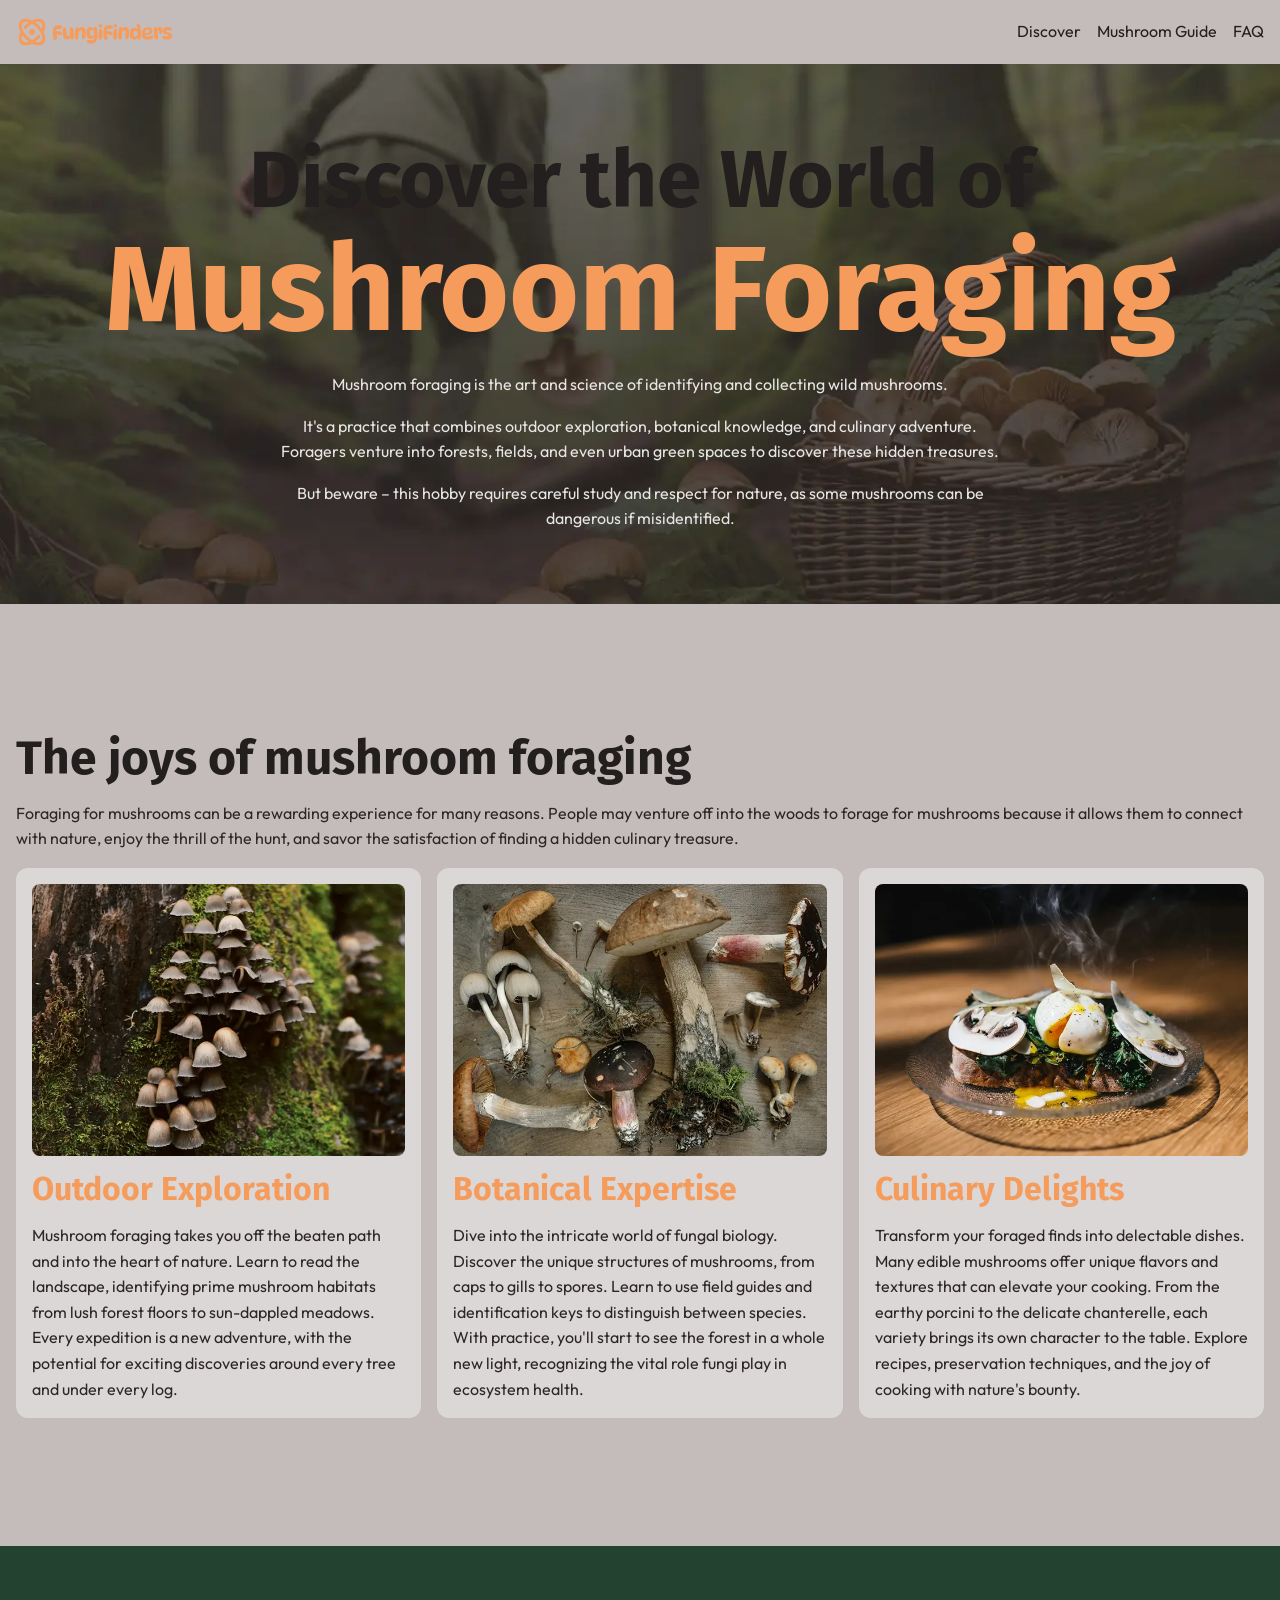
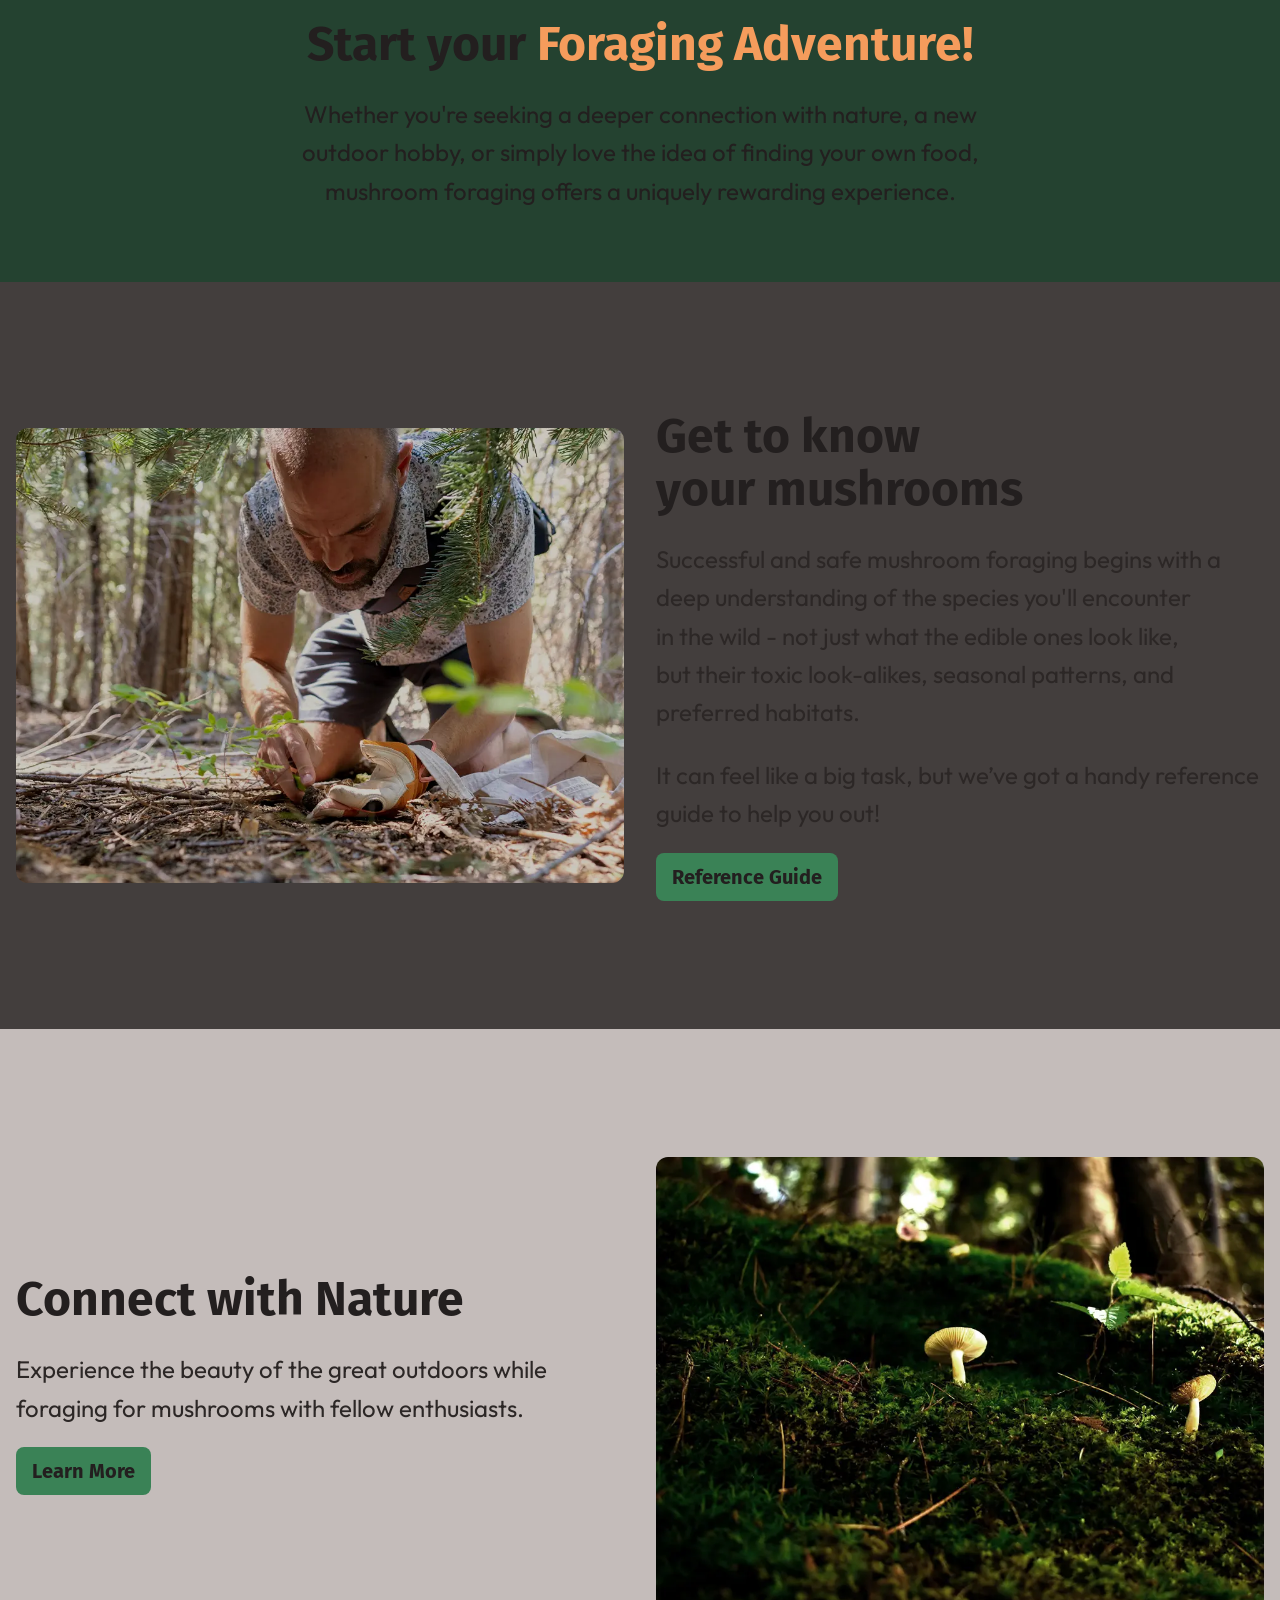
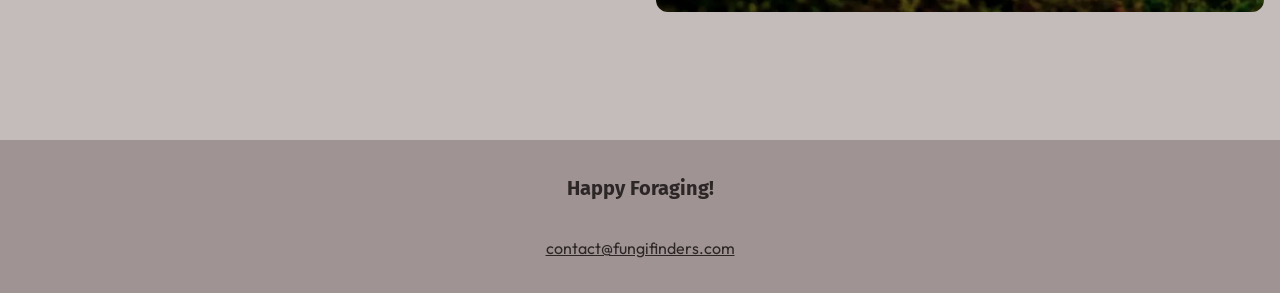
<file: index.html>
<!doctype html>
<html lang="en">
  <head>
    <meta charset="UTF-8" />
    <meta name="viewport" content="width=device-width, initial-scale=1.0" />
    <title>FungiFinders</title>
    <link rel="stylesheet" href="styles.css" />
    <link rel="preconnect" href="https://fonts.googleapis.com" />
    <link rel="preconnect" href="https://fonts.gstatic.com" crossorigin />
    <link
      href="https://fonts.googleapis.com/css2?family=Fira+Sans:wght@400;700&family=Outfit:wght@100..900&display=swap"
      rel="stylesheet"
    />
    <script src="main.js" defer></script>
  </head>
  <body>
    <a class="skip-to-main" href="#main">Skip to main content</a>
    <header class="site-header">
      <div class="wrapper" data-width="wide">
        <div class="site-header__inner">
          <img src="/assets/fungi-finders.svg" alt="Fungi Finders" />
          <button aria-controls="primary-nav" aria-expanded="false">
            <span class="visually-hidden">Menu</span>
            <img src="/assets/hamburger.svg" alt="" />
          </button>
          <nav id="primary-nav" class="primary-navigation">
            <ul role="list">
              <li><a href="/">Discover</a></li>
              <li><a href="/mushroom-guide.html">Mushroom Guide</a></li>
              <li><a href="/mushroom-guide.html#faq">FAQ</a></li>
            </ul>
          </nav>
        </div>
      </div>
    </header>

    <main id="main">
      <section class="section hero flow" data-padding="compact">
        <div class="wrapper" data-width="wide">
          <h1 class="hero__title">
            Discover the World of
            <span>Mushroom Foraging</span>
          </h1>
        </div>
        <div class="wrapper flow" data-width="narrow">
          <p>
            Mushroom foraging is the art and science of identifying and collecting wild mushrooms.
          </p>
          <p>
            It's a practice that combines outdoor exploration, botanical knowledge, and culinary
            adventure. Foragers venture into forests, fields, and even urban green spaces to
            discover these hidden treasures.
          </p>
          <p>
            But beware – this hobby requires careful study and respect for nature, as some mushrooms
            can be dangerous if misidentified.
          </p>
        </div>
      </section>

      <section class="section">
        <div class="wrapper flow" data-width="wide">
          <h2 class="section-title">The joys of mushroom foraging</h2>
          <p>
            Foraging for mushrooms can be a rewarding experience for many reasons. People may
            venture off into the woods to forage for mushrooms because it allows them to connect
            with nature, enjoy the thrill of the hunt, and savor the satisfaction of finding a
            hidden culinary treasure.
          </p>
          <div class="equal-columns">
            <div class="card">
              <img
                src="/assets/outdoor-exploration.webp"
                alt="Tightly grouped mushrooms in a forest"
              />
              <h3 class="card__title">Outdoor Exploration</h3>
              <p>
                Mushroom foraging takes you off the beaten path and into the heart of nature. Learn
                to read the landscape, identifying prime mushroom habitats from lush forest floors
                to sun-dappled meadows. Every expedition is a new adventure, with the potential for
                exciting discoveries around every tree and under every log.
              </p>
            </div>
            <div class="card">
              <img src="/assets/botanical-expertise.webp" alt="Wild mushrooms on the table" />
              <h3 class="card__title">Botanical Expertise</h3>
              <p>
                Dive into the intricate world of fungal biology. Discover the unique structures of
                mushrooms, from caps to gills to spores. Learn to use field guides and
                identification keys to distinguish between species. With practice, you'll start to
                see the forest in a whole new light, recognizing the vital role fungi play in
                ecosystem health.
              </p>
            </div>
            <div class="card">
              <img
                src="/assets/culinary-delight.webp"
                alt="A plate of food with mushrooms on top"
              />
              <h3 class="card__title">Culinary Delights</h3>
              <p>
                Transform your foraged finds into delectable dishes. Many edible mushrooms offer
                unique flavors and textures that can elevate your cooking. From the earthy porcini
                to the delicate chanterelle, each variety brings its own character to the table.
                Explore recipes, preservation techniques, and the joy of cooking with nature's
                bounty.
              </p>
            </div>
          </div>
        </div>
      </section>

      <section class="section background-accent text-center" data-padding="compact">
        <div class="wrapper" data-width="narrow">
          <div class="flow font-size-lg text-high-contrast">
            <h2 class="section-title">
              Start your <span class="text-brand">Foraging Adventure!</span>
            </h2>
            <p>
              Whether you're seeking a deeper connection with nature, a new outdoor hobby, or simply
              love the idea of finding your own food, mushroom foraging offers a uniquely rewarding
              experience.
            </p>
          </div>
        </div>
      </section>

      <section class="section background-extra-dark">
        <div class="wrapper" data-width="wide">
          <div class="equal-columns" data-gap="large" data-alignment="center">
            <img
              src="/assets/get-to-know.webp"
              alt="A man on his hands and knees examining mushrooms in the forest"
            />
            <div class="flow font-size-lg">
              <h2 class="section-title">Get to know your mushrooms</h2>
              <p>
                Successful and safe mushroom foraging begins with a deep understanding of the
                species you'll encounter in the wild - not just what the edible ones look like, but
                their toxic look-alikes, seasonal patterns, and preferred habitats.
              </p>
              <p>
                It can feel like a big task, but <span>we’ve got a handy reference guide</span> to
                help you out!
              </p>
              <a href="#" class="button">
                <span class="visually-hidden"> Learn more about mushrooms with our helpful </span>
                Reference Guide
              </a>
            </div>
          </div>
        </div>
      </section>
      <section class="section">
        <div class="wrapper" data-width="wide">
          <div class="equal-columns" data-gap="large" data-alignment="center">
            <div class="flow font-size-lg">
              <h2 class="section-title">Connect with Nature</h2>
              <p>
                Experience the beauty of the great outdoors while foraging for mushrooms with fellow
                enthusiasts.
              </p>
              <a href="#" class="button"
                >Learn More
                <span class="visually-hidden">
                  about mushrooms with our helpful reference guide
                </span>
              </a>
            </div>
            <img src="/assets/nature.webp" alt="A scenic view of a forest with mushrooms" />
          </div>
        </div>
      </section>
    </main>
    <footer class="site-footer">
      <p class="site-footer__title">Happy Foraging!</p>
      <a href="mailto:contact@fungifinders.com">contact@fungifinders.com</a>
    </footer>
  </body>
</html>
</file>
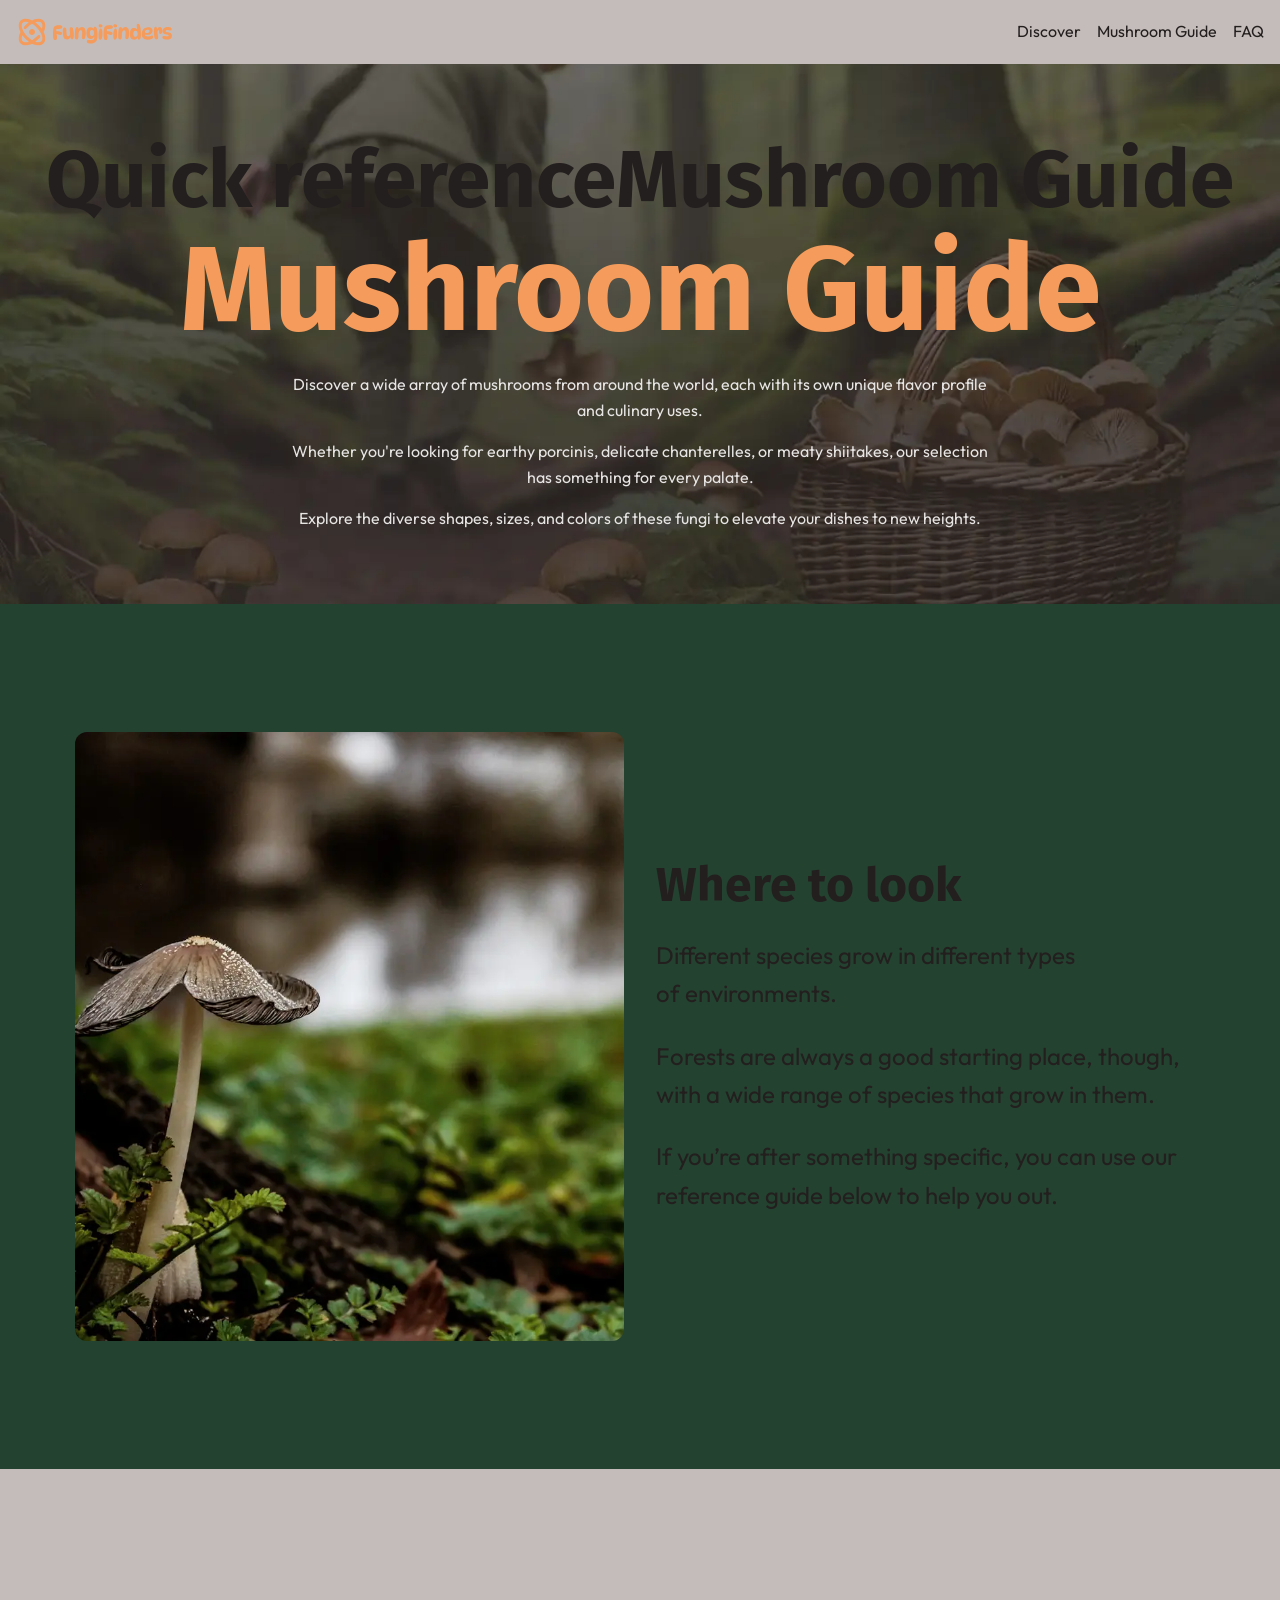
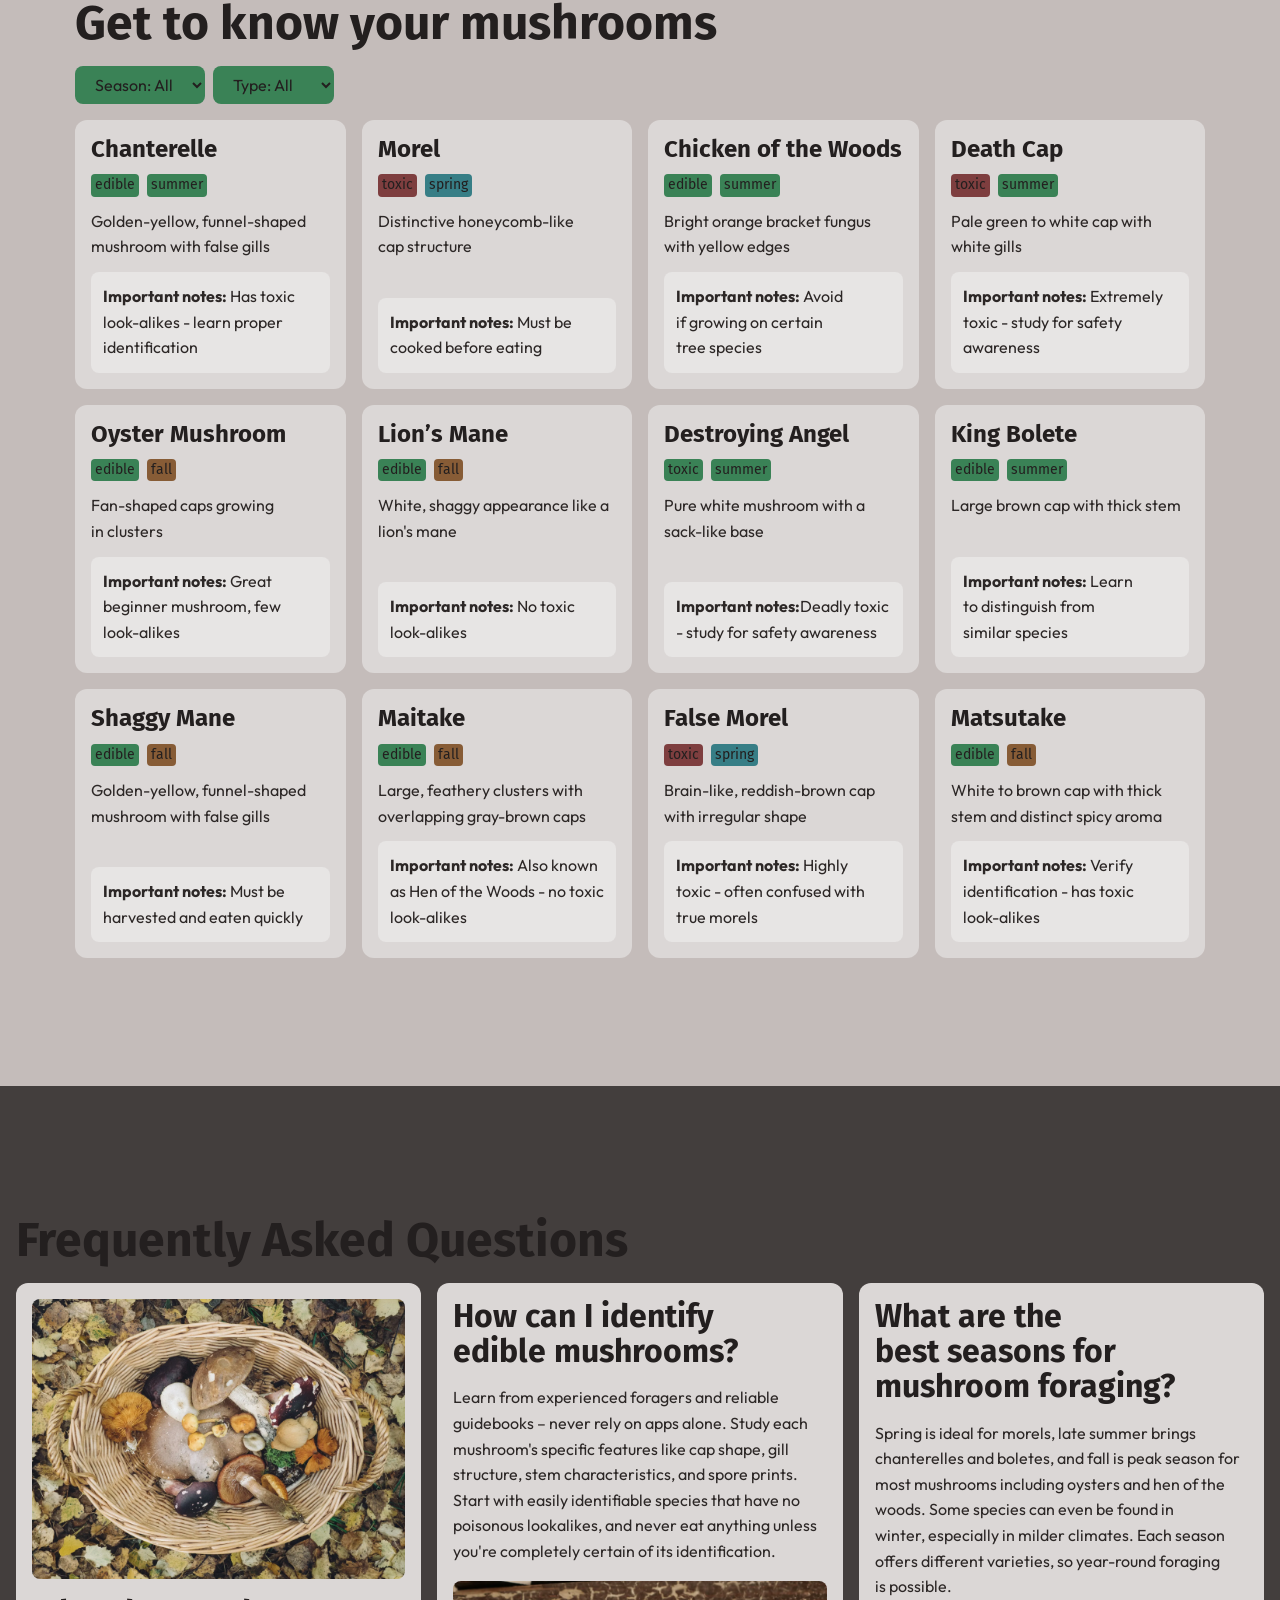
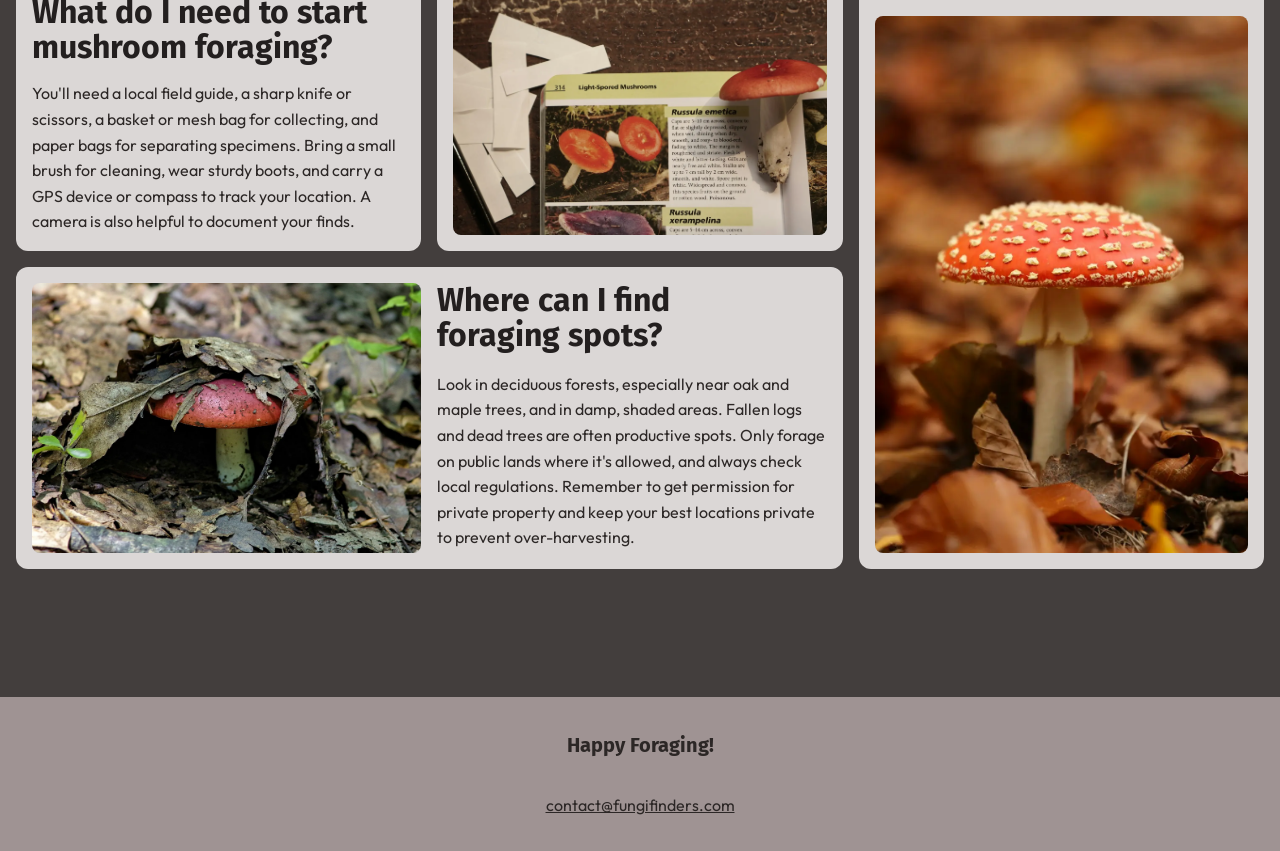
<file: mushroom-guide.html>
<!doctype html>
<html lang="en">
  <head>
    <meta charset="UTF-8" />
    <meta name="viewport" content="width=device-width, initial-scale=1.0" />
    <title>FungiFinders</title>
    <link rel="stylesheet" href="styles.css" />
    <link rel="preconnect" href="https://fonts.googleapis.com" />
    <link rel="preconnect" href="https://fonts.gstatic.com" crossorigin />
    <link
      href="https://fonts.googleapis.com/css2?family=Fira+Sans:wght@400;700&family=Outfit:wght@100..900&display=swap"
      rel="stylesheet"
    />
    <script src="main.js" defer></script>
    <script src="mushroom-filter.js" defer></script>
  </head>
  <body>
    <a class="skip-to-main" href="#main">Skip to main content</a>
    <header class="site-header">
      <div class="wrapper" data-width="wide">
        <div class="site-header__inner">
          <img src="/assets/fungi-finders.svg" alt="Fungi Finders" />
          <button aria-controls="primary-nav" aria-expanded="false">
            <span class="visually-hidden">Menu</span>
            <img src="/assets/hamburger.svg" alt="" />
          </button>
          <nav id="primary-nav" class="primary-navigation">
            <ul role="list">
              <li><a href="/">Discover</a></li>
              <li><a href="/mushroom-guide.html">Mushroom Guide</a></li>
              <li><a href="/mushroom-guide.html#faq">FAQ</a></li>
            </ul>
          </nav>
        </div>
      </div>
    </header>

    <main id="main">
      <section class="section hero flow" data-padding="compact">
        <div class="wrapper" data-width="wide">
          <h1 class="hero__title">
            Quick referenceMushroom Guide
            <span>Mushroom Guide</span>
          </h1>
        </div>
        <div class="wrapper flow" data-width="narrow">
          <p>
            Discover a wide array of mushrooms from around the world, each with its own unique
            flavor profile and culinary uses.
          </p>
          <p>
            Whether you're looking for earthy porcinis, delicate chanterelles, or meaty shiitakes,
            our selection has something for every palate.
          </p>
          <p>
            Explore the diverse shapes, sizes, and colors of these fungi to elevate your dishes to
            new heights.
          </p>
        </div>
      </section>

      <!-- Where to look -->
      <div class="section background-accent">
        <div class="wrapper">
          <div class="equal-columns" data-alignment="center" data-gap="large">
            <div>
              <img
                src="/assets/where-to-look.webp"
                alt="A white mushroom with a large cap growing on the forest floor"
              />
            </div>
            <div class="flow font-size-lg text-high-contrast">
              <h2 class="section-title">Where to look</h2>
              <p>Different species grow in different types of environments.</p>
              <p>
                Forests are always a good starting place, though, with a wide range of species that
                grow in them.
              </p>
              <p>
                If you’re after something specific, you can use our reference guide below to help
                you out.
              </p>
            </div>
          </div>
        </div>
      </div>

      <!-- Get to know your mushrooms -->
      <div class="mushroom-guide section">
        <div class="wrapper flow">
          <h2 class="section-title">Get to know your mushrooms</h2>
          <div class="flex-group">
            <select id="season" name="season">
              <option value="all">Season: All</option>
              <option value="spring">Spring</option>
              <option value="summer">Summer</option>
              <option value="fall">Fall</option>
              <option value="winter">Winter</option>
            </select>
            <select id="edible" name="edible">
              <option value="all">Type: All</option>
              <option value="edible">Edible</option>
              <option value="toxic">Toxic</option>
              <option value="medicinal">Medicinal</option>
            </select>
          </div>

          <!-- grid of mushrooms -->
          <div class="grid-auto-fill">
            <div class="card">
              <h3 class="card__title">Chanterelle</h3>
              <ul class="tag-list" role="list" aria-label="Mushroom characteristics">
                <li data-edible="edible">
                  <span class="visually-hidden">This mushroom is</span>
                  edible
                </li>
                <li data-season="summer">
                  <span class="visually-hidden">You can harvest this mushroom in the</span>
                  summer
                </li>
              </ul>

              <p>Golden-yellow, funnel-shaped mushroom with false gills</p>
              <p class="card__note">
                <strong>Important notes:</strong> Has toxic look-alikes - learn proper
                identification
              </p>
            </div>
            <div class="card">
              <h3 class="card__title">Morel</h3>
              <ul class="tag-list" role="list" aria-label="Mushroom characteristics">
                <li data-edible="toxic">
                  <span class="visually-hidden">This mushroom is</span>
                  toxic
                </li>
                <li data-season="spring">
                  <span class="visually-hidden">You can harvest this mushroom in the</span>
                  spring
                </li>
              </ul>

              <p>Distinctive honeycomb-like cap structure</p>
              <p class="card__note">
                <strong>Important notes:</strong> Must be cooked before eating
              </p>
            </div>
            <div class="card">
              <h3 class="card__title">Chicken of the Woods</h3>
              <ul class="tag-list" role="list" aria-label="Mushroom characteristics">
                <li data-edible="edible">
                  <span class="visually-hidden">This mushroom is</span>
                  edible
                </li>
                <li data-season="summer">
                  <span class="visually-hidden">You can harvest this mushroom in the</span>
                  summer
                </li>
              </ul>

              <p>Bright orange bracket fungus with yellow edges</p>
              <p class="card__note">
                <strong>Important notes:</strong> Avoid if growing on certain tree species
              </p>
            </div>
            <div class="card">
              <h3 class="card__title">Death Cap</h3>
              <ul class="tag-list" role="list" aria-label="Mushroom characteristics">
                <li data-edible="toxic">
                  <span class="visually-hidden">This mushroom is</span>
                  toxic
                </li>
                <li data-season="summer">
                  <span class="visually-hidden">You can harvest this mushroom in the</span>
                  summer
                </li>
              </ul>

              <p>Pale green to white cap with white gills</p>
              <p class="card__note">
                <strong>Important notes:</strong> Extremely toxic - study for safety awareness
              </p>
            </div>
            <div class="card">
              <h3 class="card__title">Oyster Mushroom</h3>
              <ul class="tag-list" role="list" aria-label="Mushroom characteristics">
                <li data-edible="edible">
                  <span class="visually-hidden">This mushroom is</span>
                  edible
                </li>
                <li data-season="fall">
                  <span class="visually-hidden">You can harvest this mushroom in the</span>
                  fall
                </li>
              </ul>

              <p>Fan-shaped caps growing in clusters</p>
              <p class="card__note">
                <strong>Important notes:</strong> Great beginner mushroom, few look-alikes
              </p>
            </div>
            <div class="card">
              <h3 class="card__title">Lion’s Mane</h3>
              <ul class="tag-list" role="list" aria-label="Mushroom characteristics">
                <li data-edible="edible">
                  <span class="visually-hidden">This mushroom is</span>
                  edible
                </li>
                <li data-season="fall">
                  <span class="visually-hidden">You can harvest this mushroom in the</span>
                  fall
                </li>
              </ul>

              <p>White, shaggy appearance like a lion's mane</p>
              <p class="card__note"><strong>Important notes:</strong> No toxic look-alikes</p>
            </div>
            <div class="card">
              <h3 class="card__title">Destroying Angel</h3>
              <ul class="tag-list" role="list" aria-label="Mushroom characteristics">
                <li data-edible="edible">
                  <span class="visually-hidden">This mushroom is</span>
                  toxic
                </li>
                <li data-season="summer">
                  <span class="visually-hidden">You can harvest this mushroom in the</span>
                  summer
                </li>
              </ul>

              <p>Pure white mushroom with a sack-like base</p>
              <p class="card__note">
                <strong>Important notes:</strong>Deadly toxic - study for safety awareness
              </p>
            </div>
            <div class="card">
              <h3 class="card__title">King Bolete</h3>
              <ul class="tag-list" role="list" aria-label="Mushroom characteristics">
                <li data-edible="edible">
                  <span class="visually-hidden">This mushroom is</span>
                  edible
                </li>
                <li data-season="summer">
                  <span class="visually-hidden">You can harvest this mushroom in the</span>
                  summer
                </li>
              </ul>

              <p>Large brown cap with thick stem</p>
              <p class="card__note">
                <strong>Important notes:</strong> Learn to distinguish from similar species
              </p>
            </div>
            <div class="card">
              <h3 class="card__title">Shaggy Mane</h3>
              <ul class="tag-list" role="list" aria-label="Mushroom characteristics">
                <li data-edible="edible">
                  <span class="visually-hidden">This mushroom is</span>
                  edible
                </li>
                <li data-season="fall">
                  <span class="visually-hidden">You can harvest this mushroom in the</span>
                  fall
                </li>
              </ul>

              <p>Golden-yellow, funnel-shaped mushroom with false gills</p>
              <p class="card__note">
                <strong>Important notes:</strong> Must be harvested and eaten quickly
              </p>
            </div>
            <div class="card">
              <h3 class="card__title">Maitake</h3>
              <ul class="tag-list" role="list" aria-label="Mushroom characteristics">
                <li data-edible="edible">
                  <span class="visually-hidden">This mushroom is</span>
                  edible
                </li>
                <li data-season="fall">
                  <span class="visually-hidden">You can harvest this mushroom in the</span>
                  fall
                </li>
              </ul>

              <p>Large, feathery clusters with overlapping gray-brown caps</p>
              <p class="card__note">
                <strong>Important notes:</strong> Also known as Hen of the Woods - no toxic
                look-alikes
              </p>
            </div>
            <div class="card">
              <h3 class="card__title">False Morel</h3>
              <ul class="tag-list" role="list" aria-label="Mushroom characteristics">
                <li data-edible="toxic">
                  <span class="visually-hidden">This mushroom is</span>
                  toxic
                </li>
                <li data-season="spring">
                  <span class="visually-hidden">You can harvest this mushroom in the</span>
                  spring
                </li>
              </ul>

              <p>Brain-like, reddish-brown cap with irregular shape</p>
              <p class="card__note">
                <strong>Important notes:</strong> Highly toxic - often confused with true morels
              </p>
            </div>
            <div class="card">
              <h3 class="card__title">Matsutake</h3>
              <ul class="tag-list" role="list" aria-label="Mushroom characteristics">
                <li data-edible="edible">
                  <span class="visually-hidden">This mushroom is</span>
                  edible
                </li>
                <li data-season="fall">
                  <span class="visually-hidden">You can harvest this mushroom in the</span>
                  fall
                </li>
              </ul>

              <p>White to brown cap with thick stem and distinct spicy aroma</p>
              <p class="card__note">
                <strong>Important notes:</strong> Verify identification - has toxic look-alikes
              </p>
            </div>
            <div class="no-matches" hidden>No matching mushrooms found.</div>
          </div>
        </div>
      </div>

      <!-- FAQ -->
      <div id="faq" class="section background-extra-dark">
        <div class="wrapper flow" data-width="wide">
          <h2 class="section-title">Frequently Asked Questions</h2>
          <div class="faq-bento">
            <div class="card">
              <img src="/assets/start-foraging.webp" alt="a basket of mushrooms" />
              <h3 class="card__title">What do I need to start mushroom foraging?</h3>
              <p>
                You'll need a local field guide, a sharp knife or scissors, a basket or mesh bag for
                collecting, and paper bags for separating specimens. Bring a small brush for
                cleaning, wear sturdy boots, and carry a GPS device or compass to track your
                location. A camera is also helpful to document your finds.
              </p>
            </div>
            <div class="card">
              <img src="/assets/identify-mushrooms.webp" alt="a person examining a mushroom" />
              <h3 class="card__title">How can I identify edible mushrooms?</h3>
              <p>
                Learn from experienced foragers and reliable guidebooks – never rely on apps alone.
                Study each mushroom's specific features like cap shape, gill structure, stem
                characteristics, and spore prints. Start with easily identifiable species that have
                no poisonous lookalikes, and never eat anything unless you're completely certain of
                its identification.
              </p>
            </div>
            <div class="card">
              <img src="/assets/where-to-find.webp" alt="a forest with mushrooms" />
              <h3 class="card__title">Where can I find foraging spots?</h3>
              <p>
                Look in deciduous forests, especially near oak and maple trees, and in damp, shaded
                areas. Fallen logs and dead trees are often productive spots. Only forage on public
                lands where it's allowed, and always check local regulations. Remember to get
                permission for private property and keep your best locations private to prevent
                over-harvesting.
              </p>
            </div>
            <div class="card">
              <img src="/assets/best-seasons.webp" alt="mushrooms in different seasons" />
              <h3 class="card__title">What are the best seasons for mushroom foraging?</h3>
              <p>
                Spring is ideal for morels, late summer brings chanterelles and boletes, and fall is
                peak season for most mushrooms including oysters and hen of the woods. Some species
                can even be found in winter, especially in milder climates. Each season offers
                different varieties, so year-round foraging is possible.
              </p>
            </div>
          </div>
        </div>
      </div>
    </main>
    <footer class="site-footer">
      <p class="site-footer__title">Happy Foraging!</p>
      <a href="mailto:contact@fungifinders.com">contact@fungifinders.com</a>
    </footer>
  </body>
</html>
</file>
<file: styles.css>
@view-transition {
  navigation: auto;
}

::view-transition-group(root) {
  animation-duration: 1s;
}

@layer reset {
  *,
  *::before,
  *::after {
    box-sizing: border-box;
  }

  /* https://kilianvalkhof.com/2022/css-html/your-css-reset-needs-text-size-adjust-probably/ */
  html {
    -moz-text-size-adjust: none;
    -webkit-text-size-adjust: none;
    text-size-adjust: none;
  }

  body,
  h1,
  h2,
  h3,
  h4,
  p,
  figure,
  blockquote,
  dl,
  dd {
    margin: 0;
  }

  /* https://www.scottohara.me/blog/2019/01/12/lists-and-safari.html */
  [role="list"] {
    list-style: none;
    margin: 0;
    padding: 0;
  }

  body {
    min-block-size: 100vh;
    line-height: 1.6;
  }

  h1,
  h2,
  h3,
  button,
  input,
  label {
    line-height: 1.1;
  }

  h1,
  h2,
  h3,
  h4 {
    text-wrap: balance;
  }

  p,
  li {
    text-wrap: pretty;
  }

  img,
  picture {
    max-inline-size: 100%;
    display: block;
  }

  input,
  button,
  textarea,
  select {
    font: inherit;
  }
}

@layer base {
  :root {
    /* Primitive properties */
    --clr-white: hsl(0, 0%, 100%);
    --clr-gray-100: hsl(0, 2%, 79%);
    --clr-brand-400: hsl(25, 88%, 75%);
    --clr-brand-500: hsl(25, 88%, 66%);

    --clr-green-300: hsl(143, 19%, 60%);
    --clr-green-400: hsl(143, 19%, 49%);
    --clr-green-500: hsl(143, 38%, 37%);
    --clr-green-600: hsl(144, 30%, 20%);

    --clr-brown-100: hsl(10, 5%, 90%);
    --clr-brown-200: hsl(9, 7%, 85%);
    --clr-brown-300: hsl(9, 8%, 75%);
    --clr-brown-400: hsl(0, 6%, 60%);
    --clr-brown-500: hsl(10, 5%, 25%);
    --clr-brown-600: hsl(9, 7%, 21%);
    --clr-brown-700: hsl(9, 8%, 16%);
    --clr-brown-800: hsl(0, 6%, 15%);
    --clr-brown-900: hsl(0, 6%, 13%);

    --clr-orange-500: hsl(28, 43%, 37%);
    --clr-red-500: hsl(359, 34%, 37%);
    --clr-teal-500: hsl(186, 42%, 37%);

    --ff-heading: "Fira Sans", sans-serif;
    --ff-body: "Outfit", sans-serif;

    --fs-300: 0.875rem;
    --fs-400: 1rem;
    --fs-500: 1.125rem;
    --fs-600: 1.25rem;
    --fs-700: 1.5rem;
    --fs-800: 2rem;
    --fs-900: 3.75rem;
    --fs-1000: 3.75rem;

    @media (width > 760px) {
      --fs-300: 0.875rem;
      --fs-400: 1rem;
      --fs-500: 1.25rem;
      --fs-600: 1.5rem;
      --fs-700: 2rem;
      --fs-800: 3rem;
      --fs-900: 5rem;
      --fs-1000: 7.5rem;
    }
  }

  :root {
    /* Semantic properties */
    --text-main: var(--clr-gray-100);
    --text-high-contrast: var(--clr-white);
    --text-brand: var(--clr-brand-500);
    --text-brand-light: var(--clr-brand-400);

    --background-accent-light: var(--clr-green-400);
    --background-accent-main: var(--clr-green-500);
    --background-accent-dark: var(--clr-green-600);

    --background-extra-light: var(--clr-brown-500);
    --background-light: var(--clr-brown-600);
    --background-main: var(--clr-brown-700);
    --background-dark: var(--clr-brown-800);
    --background-extra-dark: var(--clr-brown-900);

    --font-size-heading-sm: var(--fs-700);
    --font-size-heading-regular: var(--fs-800);
    --font-size-heading-lg: var(--fs-900);
    --font-size-heading-xl: var(--fs-1000);

    --font-size-sm: var(--fs-300);
    --font-size-regular: var(--fs-400);
    --font-size-md: var(--fs-500);
    --font-size-lg: var(--fs-600);

    --border-radius-1: 0.25rem;
    --border-radius-2: 0.5rem;
    --border-radius-3: 0.75rem;

    @media (prefers-color-scheme: light) {
      --text-main: var(--clr-brown-700);
      --text-high-contrast: var(--clr-brown-900);

      --background-accent-light: var(--clr-green-300);
      --background-accent-main: var(--clr-green-500);
      --background-accent-dark: var(--clr-green-600);

      --background-extra-light: var(--clr-brown-100);
      --background-light: var(--clr-brown-200);
      --background-main: var(--clr-brown-300);
      --background-dark: var(--clr-brown-400);
      --background-extra-dark: var(--clr-brown-500);
    }
  }

  html {
    font-family: var(--ff-body);
    line-height: 1.6;
    scroll-padding: 3rem;
  }

  @media (prefers-reduced-motion: no-preference) {
    html {
      scroll-behavior: smooth;
    }
  }

  body {
    font-size: var(--font-size-regular);
    color: var(--text-main);
    background-color: var(--background-main);
  }

  h1,
  h2,
  h3,
  h4 {
    font-family: var(--ff-heading);
    color: var(--text-high-contrast);
  }

  h1 {
    font-size: var(--font-size-heading-lg);
  }

  a {
    color: var(--text-high-contrast);
  }

  a:hover,
  a:focus-visible {
    color: var(--text-brand-light);
  }

  img {
    border-radius: var(--border-radius-3);
  }
}

@layer layout {
  .flex-group {
    display: flex;
    flex-wrap: wrap;
    gap: 0.5rem;
  }

  .flow > * + * {
    margin-block-start: 1em;
  }

  .grid-flow {
    display: grid;
    gap: var(--grid-flow-gap, 1rem);
  }

  .grid-auto-fill {
    --min-col-size: 250px;
    display: grid;
    gap: 1rem;
    grid-template-columns: repeat(auto-fill, minmax(min(var(--min-col-size), 100%), 1fr));
  }

  .equal-columns {
    display: grid;
    gap: var(--equal-columns-gap, 1rem);
    align-items: var(--equal-columns-alignment, stretch);

    @media (width > 760px) {
      grid-auto-flow: column;
      grid-auto-columns: 1fr;
    }

    &[data-gap="large"] {
      --equal-columns-gap: 2rem;
    }

    &[data-alignment="center"] {
      --equal-columns-alignment: center;
    }
  }

  .section {
    --padding: 3.75rem;
    padding-block: var(--padding);

    @media (width > 760px) {
      --padding: 8rem;

      &[data-padding="compact"] {
        --padding: 4.5rem;
      }
    }
  }

  .wrapper {
    --wrapper-max-width: 1130px;

    max-width: calc(var(--wrapper-max-width) + 2rem);
    margin-inline: auto;
    padding-inline: 1rem;

    &[data-width="narrow"] {
      --wrapper-max-width: 720px;
    }

    &[data-width="wide"] {
      --wrapper-max-width: 1330px;
    }
  }
}

@layer components {
  .skip-to-main:not(:focus-visible) {
    clip: rect(0 0 0 0);
    clip-path: inset(50%);
    height: 1px;
    overflow: hidden;
    position: absolute;
    white-space: nowrap;
    width: 1px;
  }

  .skip-to-main {
    position: absolute;
    background: var(--background-accent-main);
    border-radius: var(--border-radius-2);
    padding: 1rem;
  }

  .site-header {
    padding-block: 1rem;

    overflow-x: clip;
    position: relative;
  }

  .site-header__inner {
    display: flex;
    flex-wrap: wrap;
    align-items: center;
    justify-content: space-between;
    gap: 1rem;
  }

  [aria-controls="primary-nav"] {
    display: none;
    z-index: 100;
    cursor: pointer;
    background: transparent;
    border: 0;

    img {
      border-radius: 0;
    }
  }

  .primary-navigation {
    ul {
      display: flex;
      flex-wrap: wrap;
      gap: 0.5rem 1rem;
    }

    li {
      --delay: 1s;
      translate: 0%;
      transition:
        translate 1s var(--delay),
        opacity 1s var(--delay);
    }

    li:nth-child(2) {
      --delay: 1.25s;
    }

    li:nth-child(3) {
      --delay: 1.5s;
    }

    a {
      text-decoration: none;
    }

    @media (width < 760px) {
      & {
        display: none;
        opacity: 0;
        transition:
          opacity 1s,
          display 1s,
          translate 1s;
        transition-behavior: allow-discrete;
        translate: 100% 0;

        position: absolute;
        top: 0;
        right: 0;
        font-size: var(--font-size-lg);
        font-weight: 700;
        font-family: var(--ff-heading);
        background-color: var(--background-accent-main);
        padding: 2rem;
        border-bottom-left-radius: var(--border-radius-3);

        ul {
          gap: 0;
          flex-direction: column;
        }

        li + li {
          margin-block-start: 1rem;
          padding-block-start: 1rem;
          border-top: 2px solid var(--background-accent-light);
        }
      }
    }
  }

  @media (width < 760px) {
    [aria-controls="primary-nav"] {
      display: block;
    }

    [aria-expanded="true"] + .primary-navigation {
      display: block;
      opacity: 1;
      translate: 0 0;

      @starting-style {
        opacity: 0;
        translate: 0 -100%;
      }

      li {
        translate: 0 0;
        opacity: 1;

        @starting-style {
          opacity: 0;
          translate: 50% 0;
        }
      }
    }
  }

  .site-footer {
    text-align: center;
    background-color: var(--background-dark);
    padding-block: 2rem;
    display: grid;
    gap: 2rem;

    a {
      color: var(--text-main);
    }

    a:hover,
    a:focus-visible {
      color: var(--text-brand-light);
    }
  }

  .site-footer__title {
    font-size: var(--font-size-md);
    font-family: var(--ff-heading);
    font-weight: 700;
  }

  .hero {
    text-align: center;
    font-size: var(--font-size-heading-md);
    color: light-dark(var(--clr-brown-100), var(--text-high-contrast));
    background-image: url(/assets/hero.webp);
    background-size: cover;
    background-position: center;
    background-repeat: no-repeat;

    animation: fade-out forwards;
    animation-timeline: view();
    animation-range-start: exit;
  }

  .section {
    animation: fade-out;
    animation-timeline: view();
    animation-range-start: exit;
  }

  .hero__title {
    font-size: var(--font-size-heading-lg);

    span {
      display: block;
      font-size: var(--font-size-heading-xl);
      color: var(--text-brand);
    }
  }

  .mushroom-guide {
    --card-title-font-size: var(--font-size-lg);
    --card-title-color: var(--text-high-contrast);
    --card-gap: 0.75rem;
  }

  .faq-bento {
    --card-title-color: var(--text-high-contrast);

    display: grid;
    gap: 1rem;
    grid-template-areas:
      "card-one"
      "card-two"
      "card-three"
      "card-four";

    @media (width > 600px) {
      grid-template-columns: repeat(2, 1fr);
      grid-template-areas:
        "card-one card-two"
        "card-three card-four";
    }

    @media (width > 900px) {
      grid-template-columns: repeat(3, 1fr);
      grid-template-areas:
        "card-one card-two card-four"
        "card-three card-three card-four";
    }

    .card > img {
      height: 100%;
      object-fit: cover;
    }

    @media (width > 600px) {
      .card:nth-child(even) > img {
        order: 3;
      }
    }

    .card:nth-child(1) {
      grid-area: card-one;
    }

    .card:nth-child(2) {
      grid-area: card-two;
    }

    .card:nth-child(3) {
      grid-area: card-three;

      @media (width > 900px) {
        display: grid;
        gap: 1rem;
        grid-template-columns: 1fr 1fr;

        img {
          grid-column: 1 / 2;
          grid-row: 1 / 3;
        }
      }
    }

    .card:nth-child(4) {
      grid-area: card-four;
    }
  }

  .card {
    display: flex;
    flex-direction: column;
    gap: var(--card-gap, 1rem);
    padding: 1rem;
    background-color: var(--background-light);
    border-radius: var(--border-radius-3);

    img {
      border-radius: var(--border-radius-2);
    }
  }

  .card__title {
    font-size: var(--card-title-font-size, var(--font-size-heading-sm));
    color: var(--card-title-color, var(--text-brand));
  }

  .card__note {
    margin-block-start: auto;
    background-color: var(--background-extra-light);
    padding: 0.75rem;
    border-radius: var(--border-radius-2);
  }

  .tag-list {
    display: flex;
    gap: 0.5rem;
    flex-wrap: wrap;

    li {
      font-family: var(--ff-heading);
      font-size: var(--font-size-sm);
      color: var(--text-high-contrast);

      padding-inline: 0.25rem;
      background-color: var(--tag-bg, red);
      border-radius: var(--border-radius-1);
    }

    [data-edible="edible"] {
      --tag-bg: var(--background-accent-main);
    }

    [data-edible="toxic"] {
      --tag-bg: var(--clr-red-500);
    }

    [data-season="summer"] {
      --tag-bg: var(--background-accent-main);
    }

    [data-season="spring"] {
      --tag-bg: var(--clr-teal-500);
    }

    [data-season="fall"] {
      --tag-bg: var(--clr-orange-500);
    }
  }

  .button {
    display: inline-flex;
    font-size: var(--font-size-md);
    text-decoration: none;
    cursor: pointer;
    padding: 0.5rem 1rem;
    background-color: var(--background-accent-main);
    font-family: var(--ff-heading);
    font-weight: 700;
    border-radius: var(--border-radius-2);
  }

  .button:hover,
  .button:focus-visible {
    color: var(--text-high-contrast);
    background-color: var(--background-accent-light);
  }

  select {
    padding: 0.5rem 1rem;
    background-color: var(--background-accent-main);
    border: 0;
    border-radius: var(--border-radius-2);
    color: var(--text-high-contrast);
  }
}

@layer utilities {
  [hidden] {
    display: none;
  }

  .resizing * {
    transition: none;
    animation: none;
  }

  .visually-hidden {
    clip: rect(0 0 0 0);
    clip-path: inset(50%);
    height: 1px;
    overflow: hidden;
    position: absolute;
    white-space: nowrap;
    width: 1px;
  }

  .text-center {
    text-align: center;
  }

  .text-brand {
    color: var(--text-brand);
  }

  .text-high-contrast {
    color: var(--text-high-contrast);
  }

  .section-title {
    font-size: var(--font-size-heading-regular);
  }

  .background-base {
    background-color: var(--background-base);
  }

  .background-light {
    background-color: var(--background-light);
  }

  .background-extra-light {
    background-color: var(--background-extra-light);
  }

  .background-dark {
    background-color: var(--background-dark);
  }

  .background-extra-dark {
    background-color: var(--background-extra-dark);
  }

  .background-accent {
    background-color: var(--background-accent-dark);
  }

  .font-size-sm {
    font-size: var(--font-size-sm);
  }

  .font-size-regular {
    font-size: var(--font-size-regular);
  }

  .font-size-md {
    font-size: var(--font-size-md);
  }

  .font-size-lg {
    font-size: var(--font-size-lg);
  }
}

@keyframes fade-out {
  from {
    opacity: 1;
  }
  to {
    opacity: 0;
  }
}
</file>
